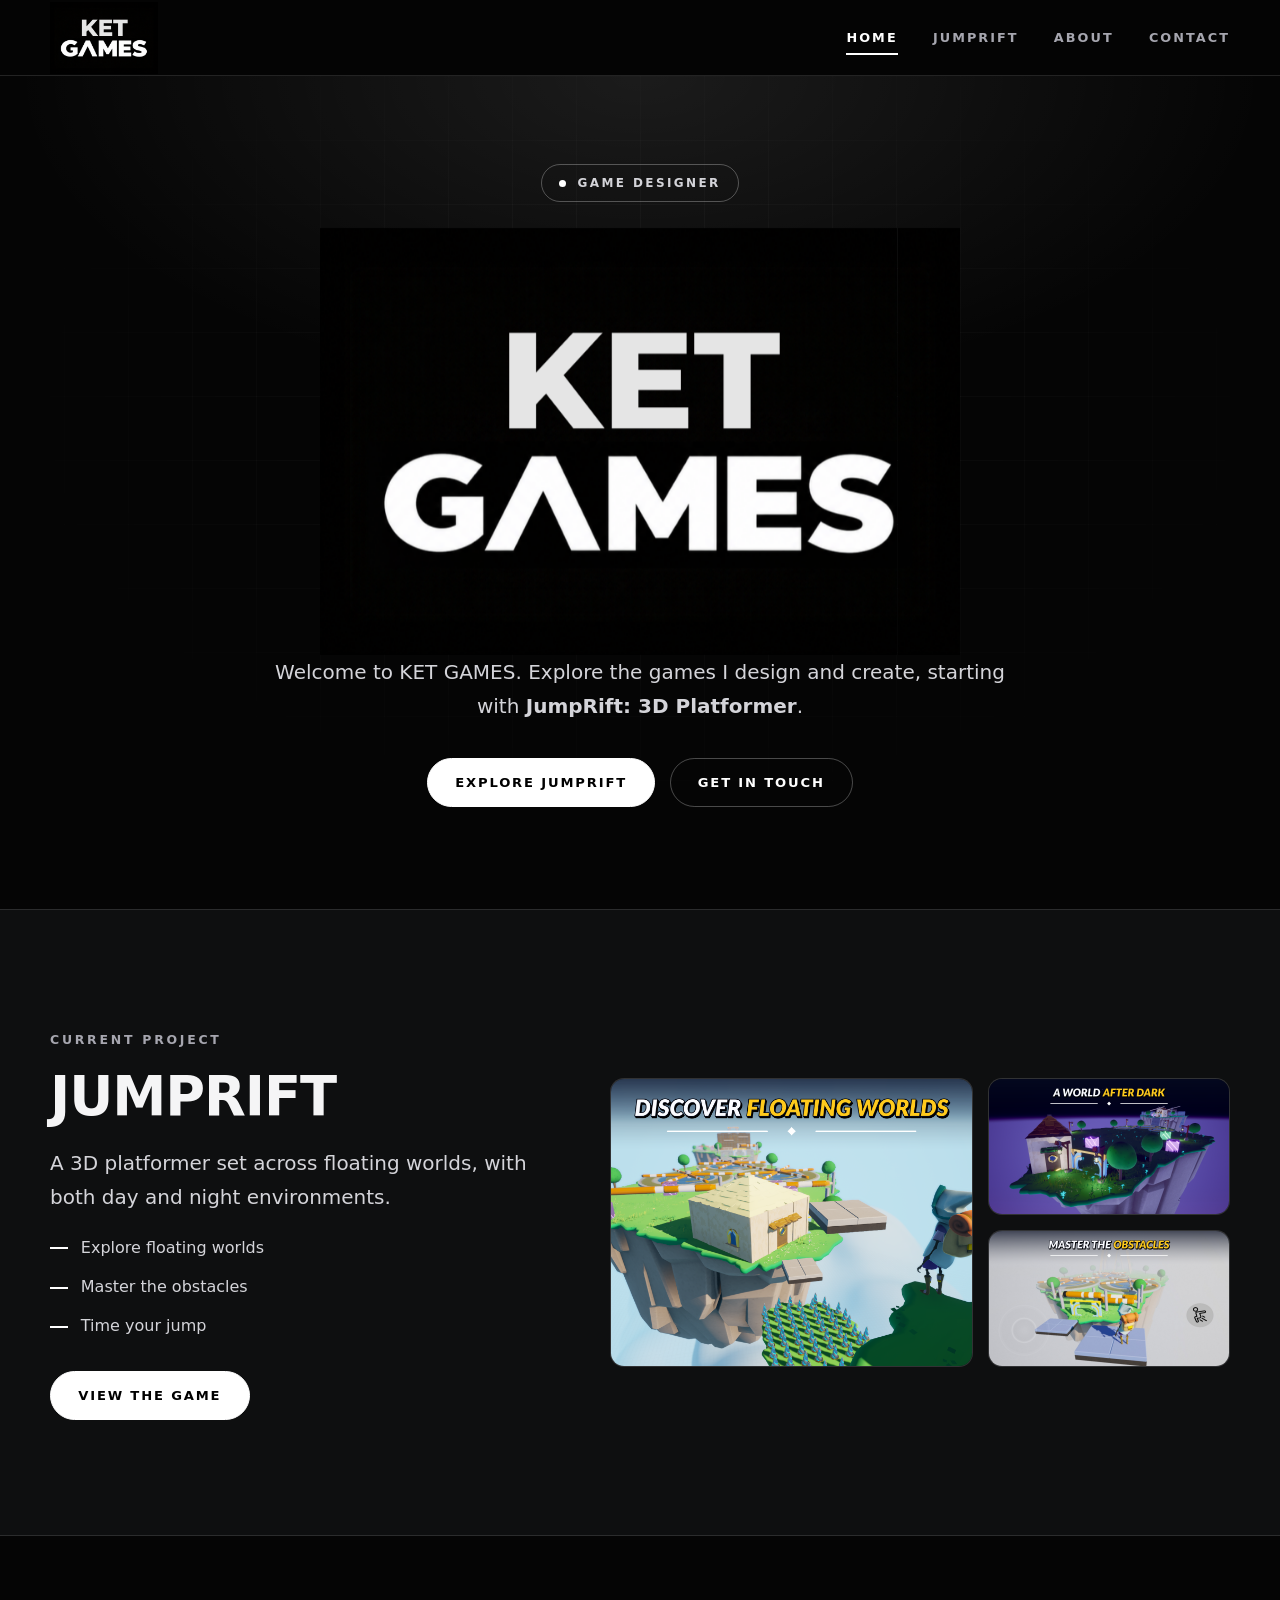
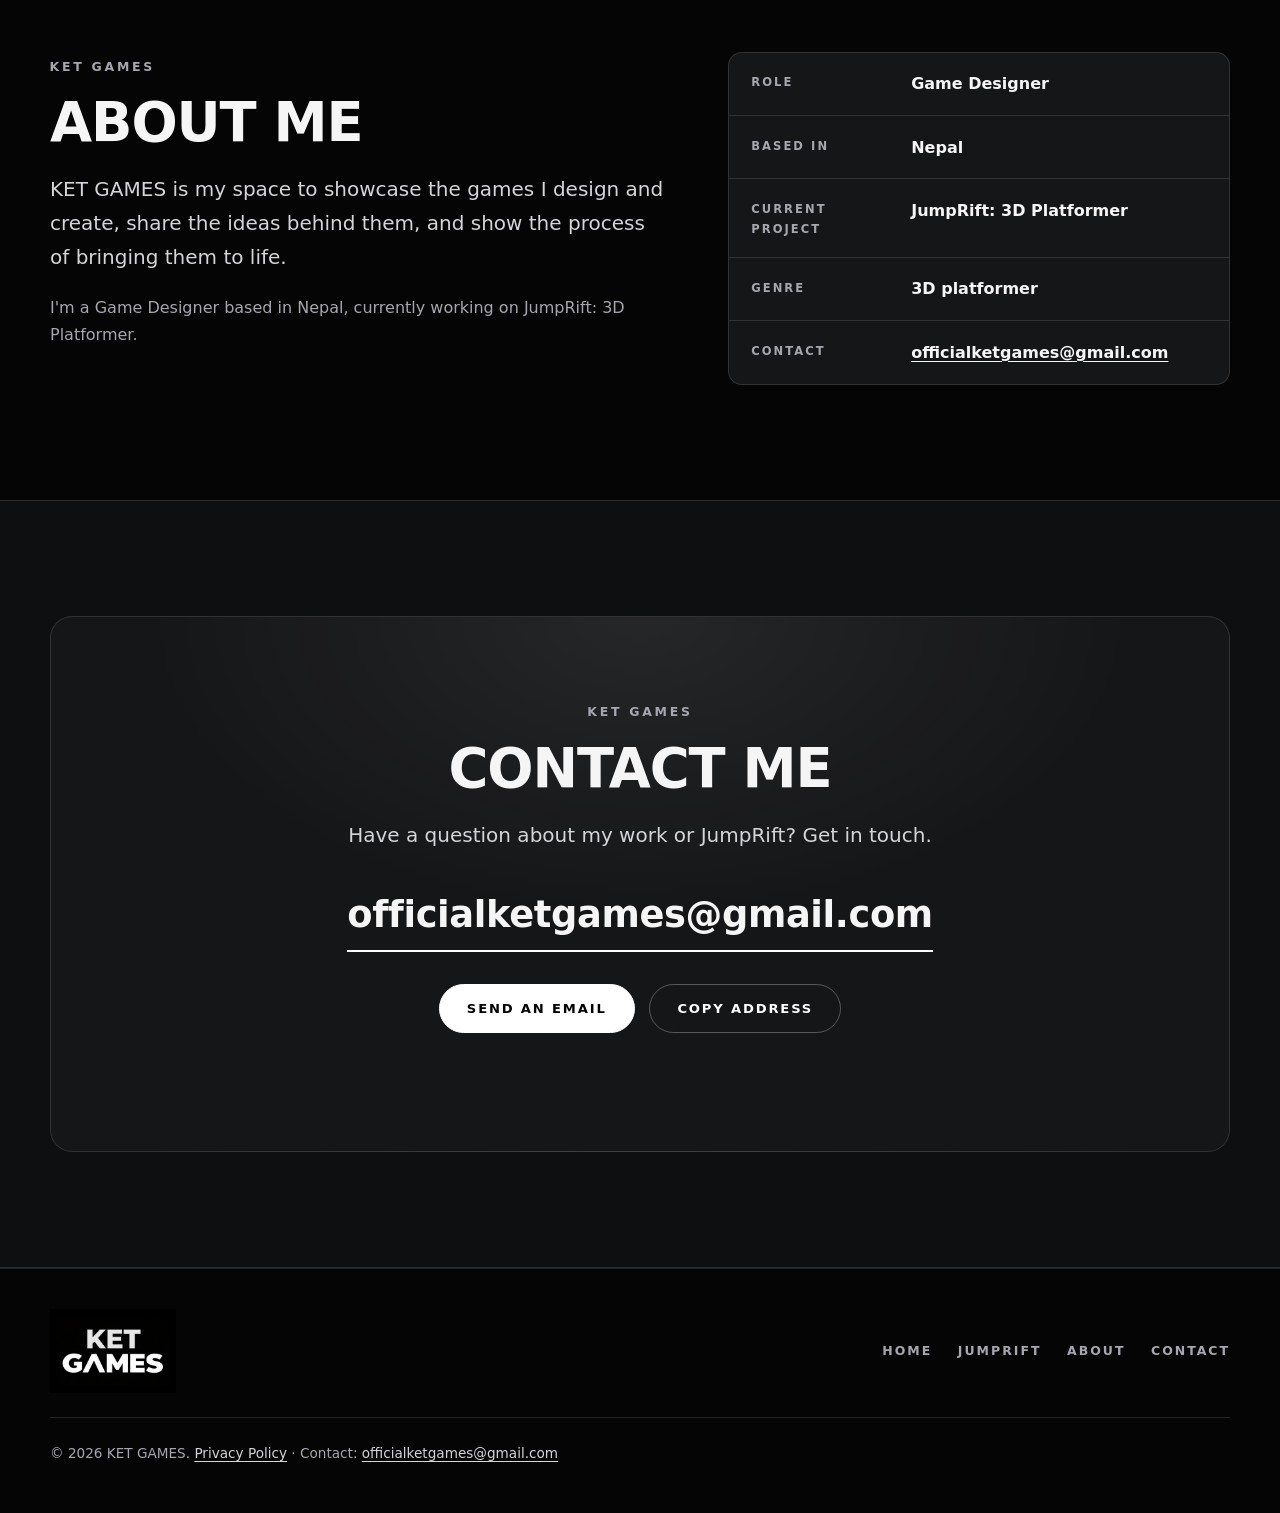
<file: index.html>
<!DOCTYPE html>
<html lang="en" class="no-js">
<head>
  <meta charset="utf-8">
  <meta name="viewport" content="width=device-width, initial-scale=1">
  <script>document.documentElement.className = "js";</script>

  <title>KET GAMES | Game Designer</title>
  <meta name="description" content="KET GAMES is my personal space to showcase the games I design and create. I'm a Game Designer based in Nepal. Discover JumpRift: 3D Platformer, my current project.">
  <meta name="theme-color" content="#050505">
  <meta name="color-scheme" content="dark">
  <link rel="canonical" href="https://ket-games.github.io/">
  <link rel="icon" type="image/svg+xml" href="assets/brand/favicon.svg">

  <meta property="og:type" content="website">
  <meta property="og:site_name" content="KET GAMES">
  <meta property="og:title" content="KET GAMES | Game Designer">
  <meta property="og:description" content="KET GAMES is my personal space to showcase the games I design and create. I'm a Game Designer based in Nepal. Discover JumpRift: 3D Platformer, my current project.">
  <meta property="og:url" content="https://ket-games.github.io/">
  <meta property="og:image" content="https://ket-games.github.io/assets/brand/website-open-graph.png">
  <meta property="og:image:width" content="1200">
  <meta property="og:image:height" content="630">
  <meta property="og:image:alt" content="KET GAMES logo on a black background">
  <meta name="twitter:card" content="summary_large_image">
  <meta name="twitter:title" content="KET GAMES | Game Designer">
  <meta name="twitter:description" content="KET GAMES is my personal space to showcase the games I design and create. I'm a Game Designer based in Nepal. Discover JumpRift: 3D Platformer, my current project.">
  <meta name="twitter:image" content="https://ket-games.github.io/assets/brand/website-open-graph.png">

  <script type="application/ld+json">
  {
    "@context": "https://schema.org",
    "@type": "WebSite",
    "name": "KET GAMES",
    "url": "https://ket-games.github.io/"
  }
  </script>

  <link rel="stylesheet" href="assets/css/style.css">
  <script src="assets/js/main.js" defer></script>
</head>
<body>
  <a class="skip-link" href="#main">Skip to main content</a>

  <header class="site-header">
    <div class="container">
      <a class="brand" href="index.html" aria-label="KET GAMES - home">
        <img src="assets/brand/ket-games-master-logo.png" width="1344" height="896" alt="KET GAMES">
      </a>
      <button class="nav-toggle" type="button" aria-controls="site-nav" aria-expanded="false" aria-label="Open menu">
        <span class="bars" aria-hidden="true"></span>
      </button>
      <nav class="site-nav" id="site-nav" aria-label="Main">
        <a href="index.html" aria-current="page">Home</a>
        <a href="games/jumprift/index.html">JumpRift</a>
        <a href="index.html#about">About</a>
        <a href="index.html#contact">Contact</a>
      </nav>
    </div>
  </header>

  <main id="main">

    <!-- Hero -->
    <section class="hero" aria-labelledby="hero-title">
      <div class="container">
        <p class="hero-tag reveal"><i aria-hidden="true"></i> Game Designer</p>
        <h1 id="hero-title" class="reveal">
          <img class="hero-logo" src="assets/brand/ket-games-master-logo.png" width="1344" height="896" alt="KET GAMES">
        </h1>
        <p class="lead reveal">Welcome to KET GAMES. Explore the games I design and create, starting with <strong>JumpRift: 3D Platformer</strong>.</p>
        <div class="btn-row reveal">
          <a class="btn" href="games/jumprift/index.html">Explore JumpRift</a>
          <a class="btn btn--ghost" href="#contact">Get in touch</a>
        </div>
      </div>
    </section>

    <!-- Current project -->
    <section class="section section--charcoal" id="featured" aria-labelledby="featured-title">
      <div class="container featured-grid">
        <div class="reveal">
          <span class="eyebrow">Current project</span>
          <h2 class="section-title" id="featured-title">JumpRift</h2>
          <p class="lead" style="margin-top:1.2rem">A 3D platformer set across floating worlds, with both day and night environments.</p>
          <ul class="feature-list">
            <li>Explore floating worlds</li>
            <li>Master the obstacles</li>
            <li>Time your jump</li>
          </ul>
          <a class="btn" href="games/jumprift/index.html">View the game</a>
        </div>

        <div class="collage reveal">
          <figure class="shot shot--big">
            <img src="assets/jumprift/store-screenshots/06_JumpRift_Day_Discover_Floating_Worlds.png" width="1920" height="1080" decoding="async"
                 alt="JumpRift daytime gameplay: a floating rocky island with a small stone building and striped obstacle bars, while the character stands on a nearby grassy ledge.">
          </figure>
          <figure class="shot">
            <img src="assets/jumprift/store-screenshots/08_JumpRift_Night_A_World_After_Dark.png" width="1920" height="1080" decoding="async"
                 alt="JumpRift night environment: a floating island with a small house, a lantern-lit gate, trees and glowing purple blocks under a purple sky.">
          </figure>
          <figure class="shot">
            <img src="assets/jumprift/store-screenshots/02_JumpRift_Day_Master_The_Obstacles.png" width="1920" height="1080" decoding="async"
                 alt="JumpRift daytime gameplay: the character crosses blue tile platforms toward a floating island with striped barriers and arch obstacles.">
          </figure>
        </div>
      </div>
    </section>

    <!-- About -->
    <section class="section" id="about" aria-labelledby="about-title">
      <div class="container about-grid">
        <div class="reveal">
          <span class="eyebrow">KET GAMES</span>
          <h2 class="section-title" id="about-title">About me</h2>
          <p class="lead" style="margin-top:1.2rem">KET GAMES is my space to showcase the games I design and create, share the ideas behind them, and show the process of bringing them to life.</p>
          <p class="muted">I'm a Game Designer based in Nepal, currently working on JumpRift: 3D Platformer.</p>
        </div>
        <dl class="facts reveal">
          <div><dt>Role</dt><dd>Game Designer</dd></div>
          <div><dt>Based in</dt><dd>Nepal</dd></div>
          <div><dt>Current project</dt><dd>JumpRift: 3D Platformer</dd></div>
          <div><dt>Genre</dt><dd>3D platformer</dd></div>
          <div><dt>Contact</dt><dd><a href="mailto:officialketgames@gmail.com">officialketgames@gmail.com</a></dd></div>
        </dl>
      </div>
    </section>

    <!-- Contact -->
    <section class="section section--charcoal" id="contact" aria-labelledby="contact-title">
      <div class="container">
        <div class="contact-card reveal">
          <span class="eyebrow">KET GAMES</span>
          <h2 class="section-title" id="contact-title">Contact me</h2>
          <p class="lead" style="margin-top:1.2rem">Have a question about my work or JumpRift? Get in touch.</p>
          <a class="contact-mail" href="mailto:officialketgames@gmail.com">officialketgames@gmail.com</a>
          <div class="btn-row" style="justify-content:center">
            <a class="btn" href="mailto:officialketgames@gmail.com">Send an email</a>
            <button class="btn btn--ghost" type="button" data-copy-email="officialketgames@gmail.com">Copy address</button>
          </div>
          <p class="copy-status" id="copy-status" role="status" aria-live="polite"></p>
        </div>
      </div>
    </section>

  </main>

  <footer class="site-footer">
    <div class="container footer-inner">
      <a class="footer-brand" href="index.html" aria-label="KET GAMES - home">
        <img src="assets/brand/ket-games-master-logo.png" width="1344" height="896" alt="KET GAMES">
      </a>
      <nav class="footer-nav" aria-label="Footer">
        <a href="index.html">Home</a>
        <a href="games/jumprift/index.html">JumpRift</a>
        <a href="index.html#about">About</a>
        <a href="index.html#contact">Contact</a>
      </nav>
      <p class="footer-legal">&copy; 2026 KET GAMES. <a href="privacy-policy/index.html">Privacy Policy</a> &middot; Contact: <a href="mailto:officialketgames@gmail.com">officialketgames@gmail.com</a></p>
    </div>
  </footer>
</body>
</html>
</file>
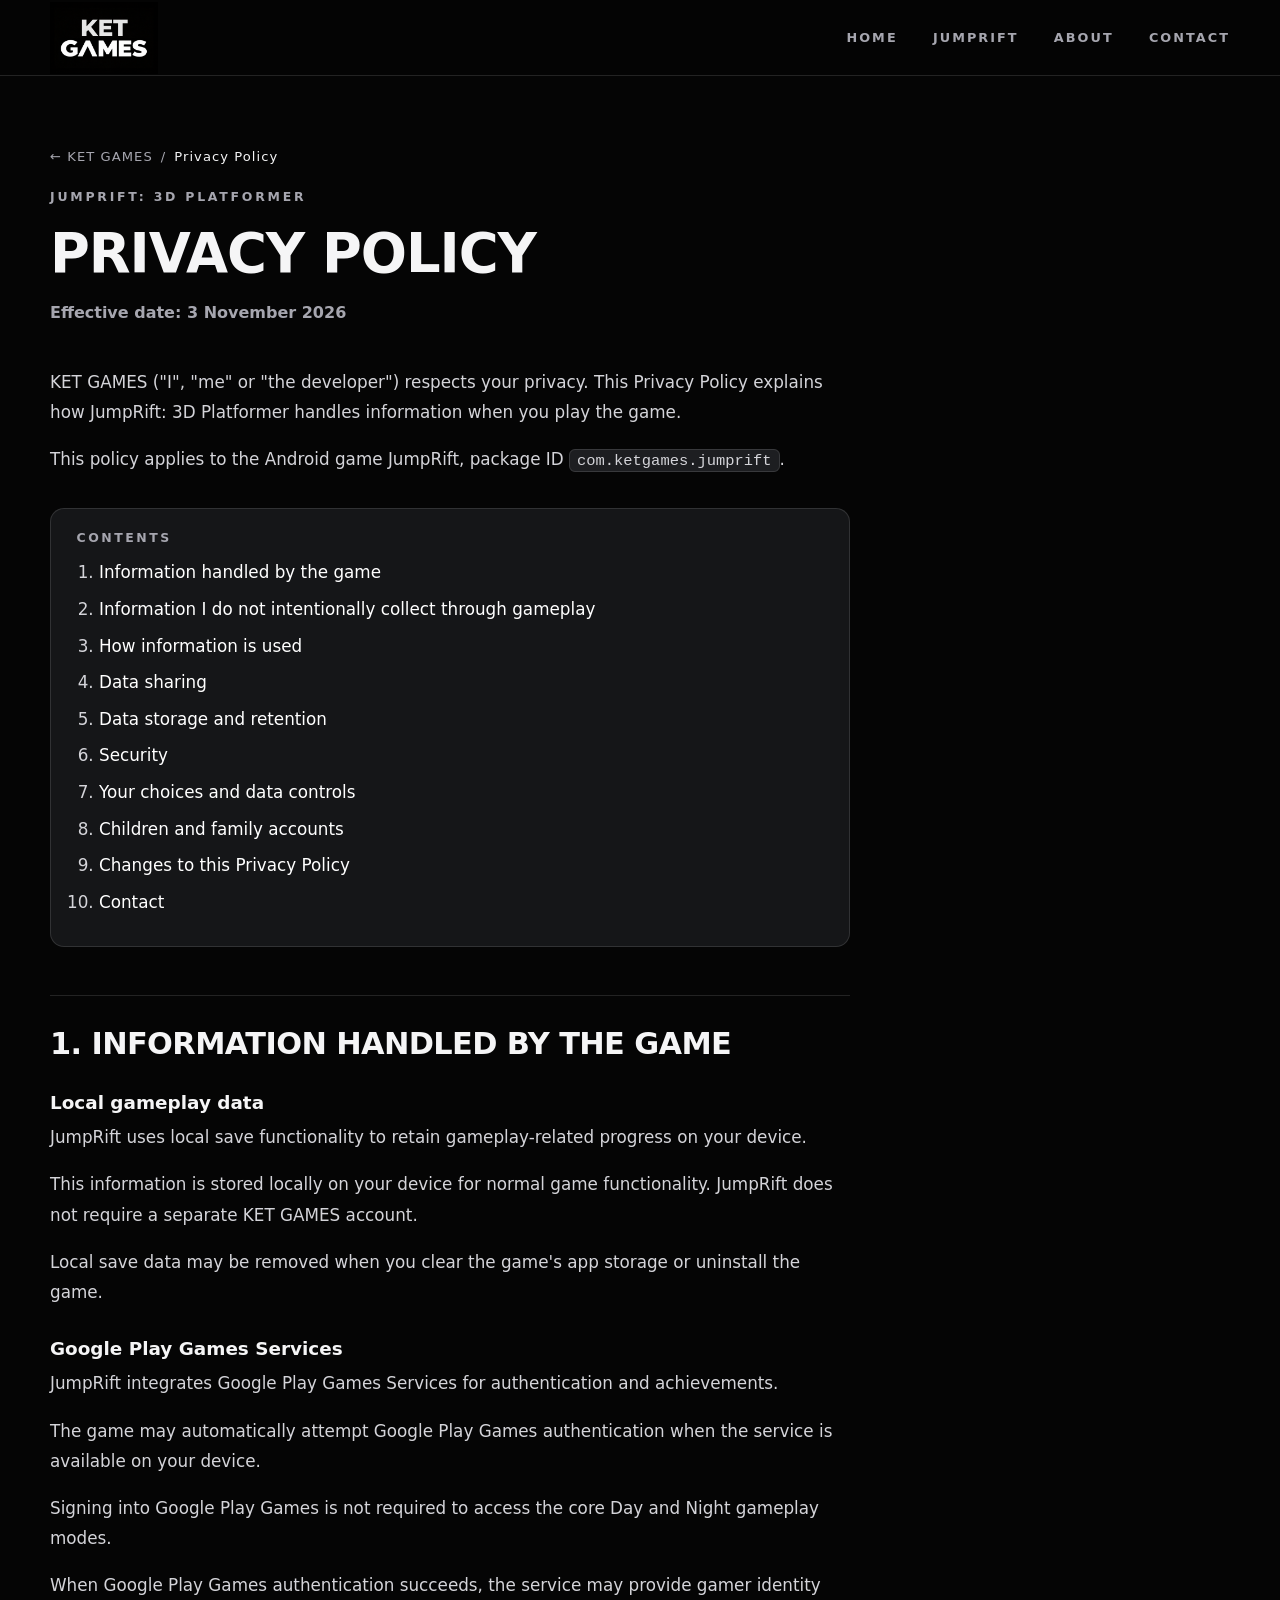
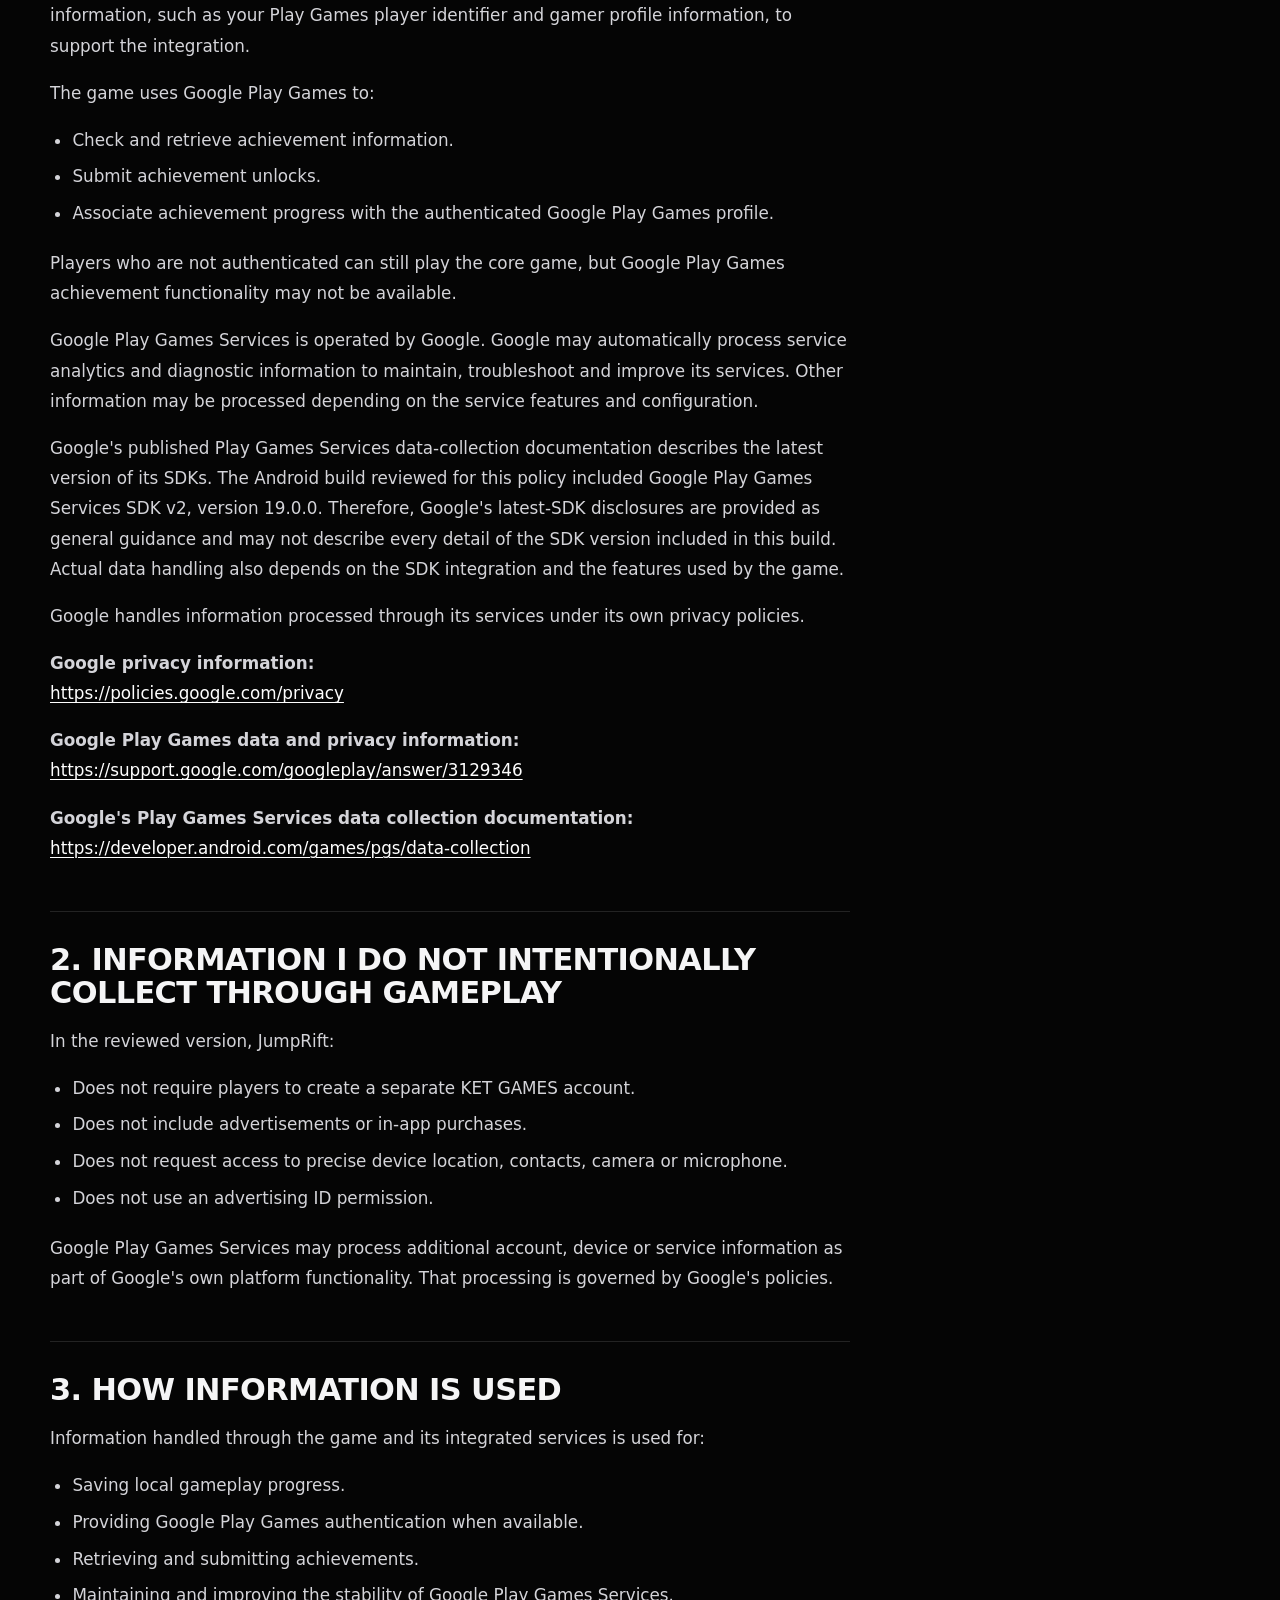
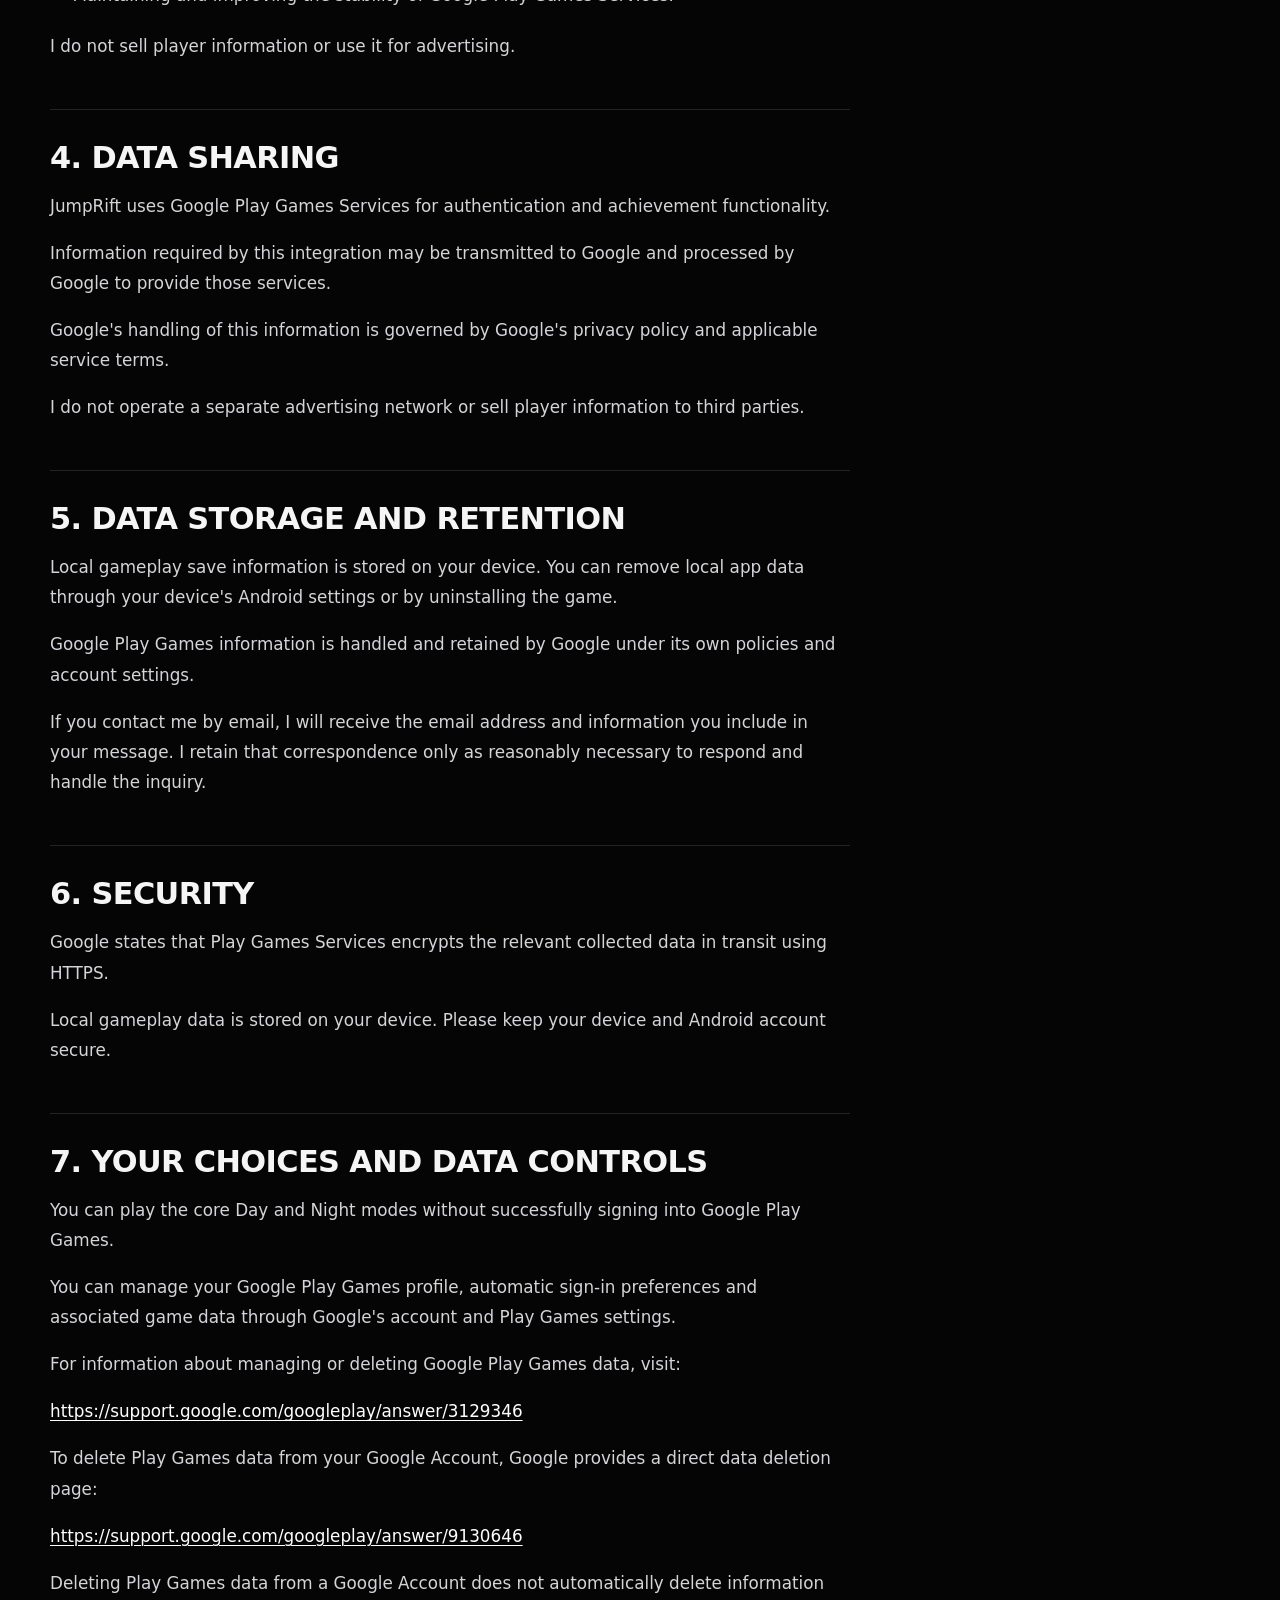
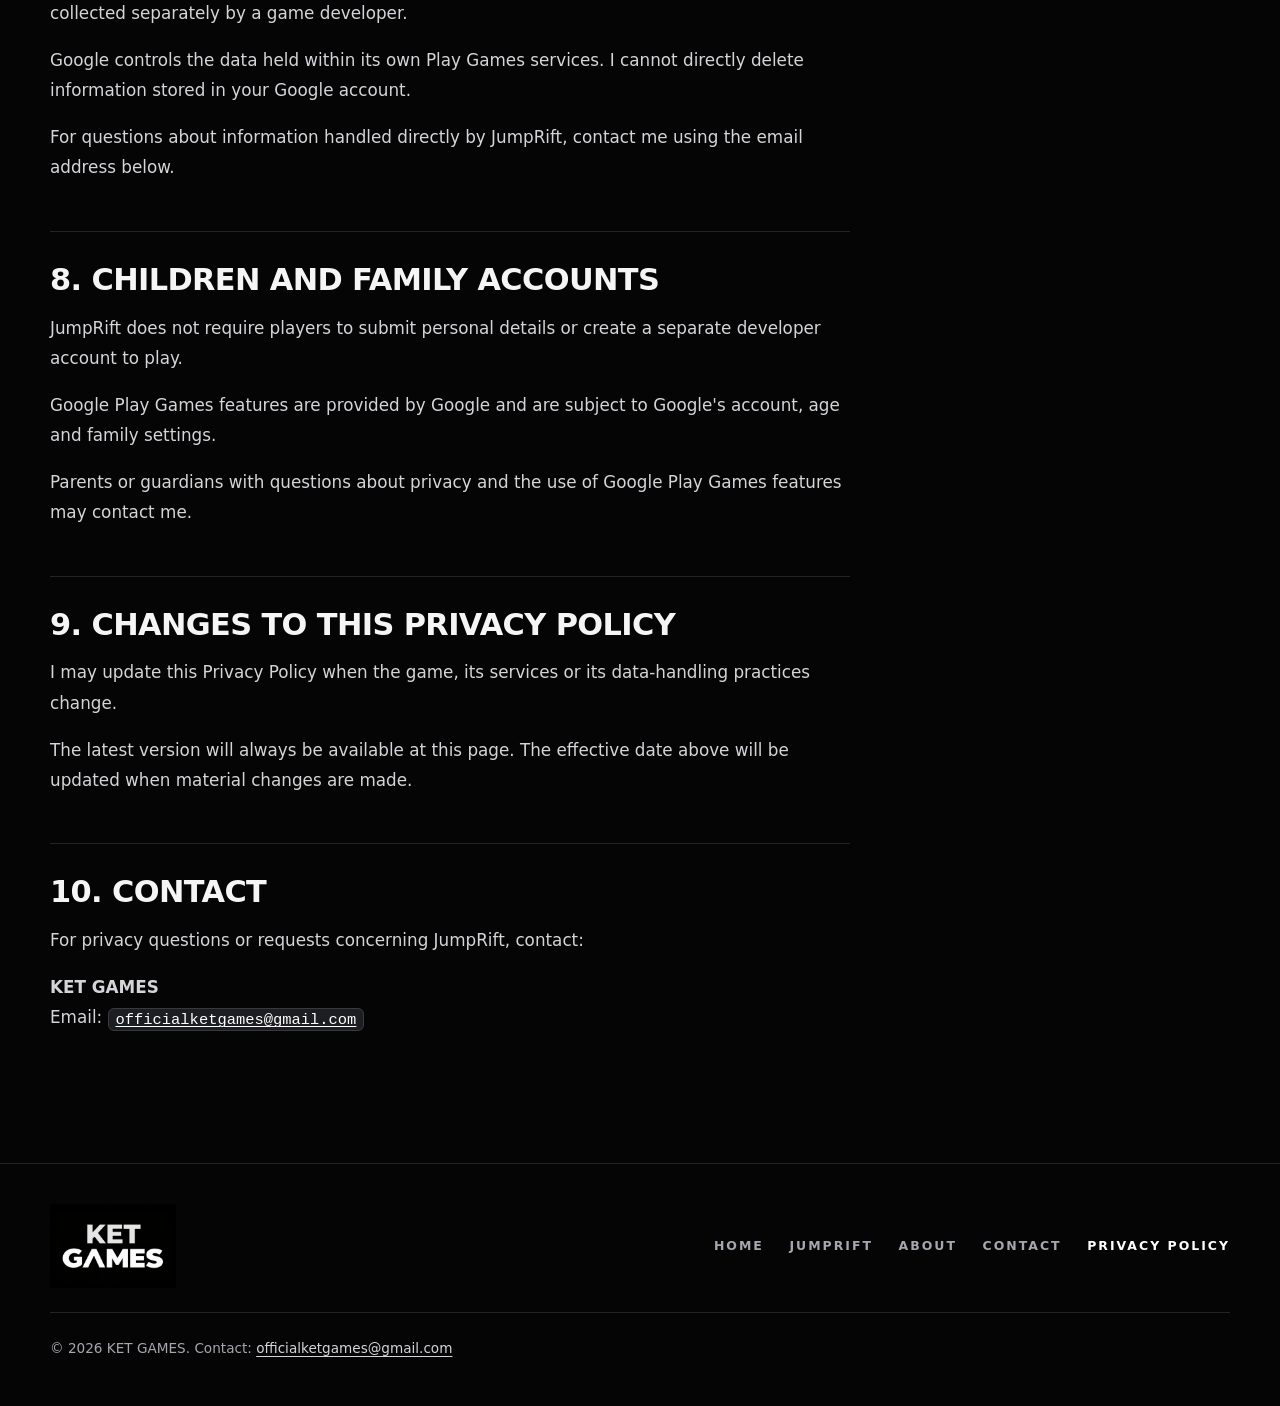
<file: privacy-policy/index.html>
<!DOCTYPE html>
<html lang="en" class="no-js">
<head>
  <meta charset="utf-8">
  <meta name="viewport" content="width=device-width, initial-scale=1">
  <script>document.documentElement.className = "js";</script>

  <title>Privacy Policy | JumpRift: 3D Platformer | KET GAMES</title>
  <meta name="description" content="Privacy Policy for JumpRift: 3D Platformer (Android, package com.ketgames.jumprift) by KET GAMES, including local save data and Google Play Games Services.">
  <meta name="theme-color" content="#050505">
  <meta name="color-scheme" content="dark">
  <link rel="canonical" href="https://ket-games.github.io/privacy-policy/">
  <link rel="icon" type="image/svg+xml" href="../assets/brand/favicon.svg">

  <meta property="og:type" content="website">
  <meta property="og:site_name" content="KET GAMES">
  <meta property="og:title" content="Privacy Policy | JumpRift: 3D Platformer | KET GAMES">
  <meta property="og:description" content="How JumpRift: 3D Platformer handles information, including local save data and Google Play Games Services.">
  <meta property="og:url" content="https://ket-games.github.io/privacy-policy/">
  <meta property="og:image" content="https://ket-games.github.io/assets/brand/website-open-graph.png">
  <meta property="og:image:width" content="1200">
  <meta property="og:image:height" content="630">
  <meta property="og:image:alt" content="KET GAMES logo on a black background">
  <meta name="twitter:card" content="summary_large_image">
  <meta name="twitter:title" content="Privacy Policy | JumpRift: 3D Platformer | KET GAMES">
  <meta name="twitter:description" content="How JumpRift: 3D Platformer handles information, including local save data and Google Play Games Services.">
  <meta name="twitter:image" content="https://ket-games.github.io/assets/brand/website-open-graph.png">

  <link rel="stylesheet" href="../assets/css/style.css">
  <script src="../assets/js/main.js" defer></script>
</head>
<body>
  <a class="skip-link" href="#main">Skip to main content</a>

  <header class="site-header">
    <div class="container">
      <a class="brand" href="../index.html" aria-label="KET GAMES - back to the homepage">
        <img src="../assets/brand/ket-games-master-logo.png" width="1344" height="896" alt="KET GAMES">
      </a>
      <button class="nav-toggle" type="button" aria-controls="site-nav" aria-expanded="false" aria-label="Open menu">
        <span class="bars" aria-hidden="true"></span>
      </button>
      <nav class="site-nav" id="site-nav" aria-label="Main">
        <a href="../index.html">Home</a>
        <a href="../games/jumprift/index.html">JumpRift</a>
        <a href="../index.html#about">About</a>
        <a href="../index.html#contact">Contact</a>
      </nav>
    </div>
  </header>

  <main id="main">
    <article class="policy-page">
      <div class="container">
        <header class="policy-head">
          <p class="breadcrumb"><a href="../index.html">&larr; KET GAMES</a><span aria-hidden="true">/</span>Privacy Policy</p>
          <span class="eyebrow">JumpRift: 3D Platformer</span>
          <h1 class="section-title">Privacy Policy</h1>
          <p class="policy-meta"><strong>Effective date: 3 November 2026</strong></p>
        </header>

        <div class="policy">
          <p>KET GAMES ("I", "me" or "the developer") respects your privacy. This Privacy Policy explains how JumpRift: 3D Platformer handles information when you play the game.</p>
          <p>This policy applies to the Android game JumpRift, package ID <code>com.ketgames.jumprift</code>.</p>

          <nav class="policy-toc" aria-label="Privacy policy contents">
            <h2 class="policy-toc-title">Contents</h2>
            <ol>
              <li><a href="#information-handled">Information handled by the game</a></li>
              <li><a href="#not-collected">Information I do not intentionally collect through gameplay</a></li>
              <li><a href="#use">How information is used</a></li>
              <li><a href="#sharing">Data sharing</a></li>
              <li><a href="#retention">Data storage and retention</a></li>
              <li><a href="#security">Security</a></li>
              <li><a href="#choices">Your choices and data controls</a></li>
              <li><a href="#children">Children and family accounts</a></li>
              <li><a href="#changes">Changes to this Privacy Policy</a></li>
              <li><a href="#contact-policy">Contact</a></li>
            </ol>
          </nav>

          <h2 id="information-handled">1. Information handled by the game</h2>

          <h3>Local gameplay data</h3>
          <p>JumpRift uses local save functionality to retain gameplay-related progress on your device.</p>
          <p>This information is stored locally on your device for normal game functionality. JumpRift does not require a separate KET GAMES account.</p>
          <p>Local save data may be removed when you clear the game's app storage or uninstall the game.</p>

          <h3>Google Play Games Services</h3>
          <p>JumpRift integrates Google Play Games Services for authentication and achievements.</p>
          <p>The game may automatically attempt Google Play Games authentication when the service is available on your device.</p>
          <p>Signing into Google Play Games is not required to access the core Day and Night gameplay modes.</p>
          <p>When Google Play Games authentication succeeds, the service may provide gamer identity information, such as your Play Games player identifier and gamer profile information, to support the integration.</p>
          <p>The game uses Google Play Games to:</p>
          <ul>
            <li>Check and retrieve achievement information.</li>
            <li>Submit achievement unlocks.</li>
            <li>Associate achievement progress with the authenticated Google Play Games profile.</li>
          </ul>
          <p>Players who are not authenticated can still play the core game, but Google Play Games achievement functionality may not be available.</p>
          <p>Google Play Games Services is operated by Google. Google may automatically process service analytics and diagnostic information to maintain, troubleshoot and improve its services. Other information may be processed depending on the service features and configuration.</p>
          <p>Google's published Play Games Services data-collection documentation describes the latest version of its SDKs. The Android build reviewed for this policy included Google Play Games Services SDK v2, version 19.0.0. Therefore, Google's latest-SDK disclosures are provided as general guidance and may not describe every detail of the SDK version included in this build. Actual data handling also depends on the SDK integration and the features used by the game.</p>
          <p>Google handles information processed through its services under its own privacy policies.</p>

          <p><strong>Google privacy information:</strong><br>
            <a href="https://policies.google.com/privacy" rel="noopener">https://policies.google.com/privacy</a></p>
          <p><strong>Google Play Games data and privacy information:</strong><br>
            <a href="https://support.google.com/googleplay/answer/3129346" rel="noopener">https://support.google.com/googleplay/answer/3129346</a></p>
          <p><strong>Google's Play Games Services data collection documentation:</strong><br>
            <a href="https://developer.android.com/games/pgs/data-collection" rel="noopener">https://developer.android.com/games/pgs/data-collection</a></p>

          <h2 id="not-collected">2. Information I do not intentionally collect through gameplay</h2>
          <p>In the reviewed version, JumpRift:</p>
          <ul>
            <li>Does not require players to create a separate KET GAMES account.</li>
            <li>Does not include advertisements or in-app purchases.</li>
            <li>Does not request access to precise device location, contacts, camera or microphone.</li>
            <li>Does not use an advertising ID permission.</li>
          </ul>
          <p>Google Play Games Services may process additional account, device or service information as part of Google's own platform functionality. That processing is governed by Google's policies.</p>

          <h2 id="use">3. How information is used</h2>
          <p>Information handled through the game and its integrated services is used for:</p>
          <ul>
            <li>Saving local gameplay progress.</li>
            <li>Providing Google Play Games authentication when available.</li>
            <li>Retrieving and submitting achievements.</li>
            <li>Maintaining and improving the stability of Google Play Games Services.</li>
          </ul>
          <p>I do not sell player information or use it for advertising.</p>

          <h2 id="sharing">4. Data sharing</h2>
          <p>JumpRift uses Google Play Games Services for authentication and achievement functionality.</p>
          <p>Information required by this integration may be transmitted to Google and processed by Google to provide those services.</p>
          <p>Google's handling of this information is governed by Google's privacy policy and applicable service terms.</p>
          <p>I do not operate a separate advertising network or sell player information to third parties.</p>

          <h2 id="retention">5. Data storage and retention</h2>
          <p>Local gameplay save information is stored on your device. You can remove local app data through your device's Android settings or by uninstalling the game.</p>
          <p>Google Play Games information is handled and retained by Google under its own policies and account settings.</p>
          <p>If you contact me by email, I will receive the email address and information you include in your message. I retain that correspondence only as reasonably necessary to respond and handle the inquiry.</p>

          <h2 id="security">6. Security</h2>
          <p>Google states that Play Games Services encrypts the relevant collected data in transit using HTTPS.</p>
          <p>Local gameplay data is stored on your device. Please keep your device and Android account secure.</p>

          <h2 id="choices">7. Your choices and data controls</h2>
          <p>You can play the core Day and Night modes without successfully signing into Google Play Games.</p>
          <p>You can manage your Google Play Games profile, automatic sign-in preferences and associated game data through Google's account and Play Games settings.</p>
          <p>For information about managing or deleting Google Play Games data, visit:</p>
          <p><a href="https://support.google.com/googleplay/answer/3129346" rel="noopener">https://support.google.com/googleplay/answer/3129346</a></p>
          <p>To delete Play Games data from your Google Account, Google provides a direct data deletion page:</p>
          <p><a href="https://support.google.com/googleplay/answer/9130646" rel="noopener">https://support.google.com/googleplay/answer/9130646</a></p>
          <p>Deleting Play Games data from a Google Account does not automatically delete information collected separately by a game developer.</p>
          <p>Google controls the data held within its own Play Games services. I cannot directly delete information stored in your Google account.</p>
          <p>For questions about information handled directly by JumpRift, contact me using the email address below.</p>

          <h2 id="children">8. Children and family accounts</h2>
          <p>JumpRift does not require players to submit personal details or create a separate developer account to play.</p>
          <p>Google Play Games features are provided by Google and are subject to Google's account, age and family settings.</p>
          <p>Parents or guardians with questions about privacy and the use of Google Play Games features may contact me.</p>

          <h2 id="changes">9. Changes to this Privacy Policy</h2>
          <p>I may update this Privacy Policy when the game, its services or its data-handling practices change.</p>
          <p>The latest version will always be available at this page. The effective date above will be updated when material changes are made.</p>

          <h2 id="contact-policy">10. Contact</h2>
          <p>For privacy questions or requests concerning JumpRift, contact:</p>
          <p><strong>KET GAMES</strong><br>
            Email: <a href="mailto:officialketgames@gmail.com"><code>officialketgames@gmail.com</code></a></p>
        </div>
      </div>
    </article>
  </main>

  <footer class="site-footer">
    <div class="container footer-inner">
      <a class="footer-brand" href="../index.html" aria-label="KET GAMES - home">
        <img src="../assets/brand/ket-games-master-logo.png" width="1344" height="896" alt="KET GAMES">
      </a>
      <nav class="footer-nav" aria-label="Footer">
        <a href="../index.html">Home</a>
        <a href="../games/jumprift/index.html">JumpRift</a>
        <a href="../index.html#about">About</a>
        <a href="../index.html#contact">Contact</a>
        <a href="index.html" aria-current="page">Privacy Policy</a>
      </nav>
      <p class="footer-legal">&copy; 2026 KET GAMES. Contact: <a href="mailto:officialketgames@gmail.com">officialketgames@gmail.com</a></p>
    </div>
  </footer>
</body>
</html>
</file>
<file: assets/css/style.css>
/* ==========================================================================
   KET GAMES - official website styles
   Plain CSS, no dependencies. Black / charcoal foundation, white type.
   ========================================================================== */

:root {
  --bg: #050505;
  --charcoal: #0e0f10;
  --surface: #151618;
  --surface-2: #1d1e21;
  --line: rgba(255, 255, 255, 0.12);
  --line-strong: rgba(255, 255, 255, 0.28);
  --text: #f5f5f6;
  --muted: #a6a6af;
  --day: #f5c542;
  --night: #9d8fff;
  --radius: 14px;
  --header-h: 76px;
  --ease: cubic-bezier(0.2, 0.7, 0.2, 1);
  --font: "Inter", "Segoe UI", system-ui, -apple-system, "Helvetica Neue", Roboto, Arial, sans-serif;
}

*,
*::before,
*::after { box-sizing: border-box; }

html {
  scroll-behavior: smooth;
  scroll-padding-top: calc(var(--header-h) + 12px);
  -webkit-text-size-adjust: 100%;
}

body {
  margin: 0;
  background: var(--bg);
  color: var(--text);
  font: 400 1rem/1.7 var(--font);
  -webkit-font-smoothing: antialiased;
  text-rendering: optimizeLegibility;
}

img { max-width: 100%; height: auto; display: block; }
a { color: inherit; text-decoration-thickness: 1px; text-underline-offset: 0.2em; }
h1, h2, h3 { margin: 0; line-height: 1.08; font-weight: 800; letter-spacing: -0.02em; }
p { margin: 0 0 1em; }

:focus-visible {
  outline: 3px solid #fff;
  outline-offset: 3px;
  border-radius: 4px;
}

.container { width: min(1180px, 100% - 3rem); margin-inline: auto; }

.skip-link {
  position: absolute;
  left: 1rem;
  top: -4rem;
  z-index: 200;
  background: #fff;
  color: #000;
  padding: 0.7rem 1.1rem;
  border-radius: 8px;
  font-weight: 700;
  text-decoration: none;
  transition: top 0.2s var(--ease);
}
.skip-link:focus { top: 1rem; }

.visually-hidden {
  position: absolute !important;
  width: 1px; height: 1px;
  margin: -1px; padding: 0;
  overflow: hidden;
  clip: rect(0 0 0 0);
  white-space: nowrap;
  border: 0;
}

/* ---------- Header / navigation ---------- */
.site-header {
  position: sticky;
  top: 0;
  z-index: 100;
  height: var(--header-h);
  background: rgba(5, 5, 5, 0.82);
  -webkit-backdrop-filter: blur(14px);
  backdrop-filter: blur(14px);
  border-bottom: 1px solid var(--line);
}
.site-header .container {
  height: 100%;
  display: flex;
  align-items: center;
  justify-content: space-between;
  gap: 1rem;
}
.brand { display: inline-flex; align-items: center; line-height: 0; border-radius: 6px; }
.brand img { height: calc(var(--header-h) - 4px); width: auto; }

.site-nav { display: flex; align-items: center; gap: 2.2rem; }
.site-nav a {
  position: relative;
  font-size: 0.8rem;
  font-weight: 700;
  letter-spacing: 0.16em;
  text-transform: uppercase;
  text-decoration: none;
  color: var(--muted);
  padding: 0.5rem 0;
  transition: color 0.25s var(--ease);
}
.site-nav a::after {
  content: "";
  position: absolute;
  left: 0; right: 0; bottom: 0.1rem;
  height: 2px;
  background: #fff;
  transform: scaleX(0);
  transform-origin: left;
  transition: transform 0.3s var(--ease);
}
.site-nav a:hover,
.site-nav a[aria-current="page"] { color: #fff; }
.site-nav a:hover::after,
.site-nav a[aria-current="page"]::after { transform: scaleX(1); }

.nav-toggle {
  display: none;
  background: transparent;
  color: #fff;
  border: 1px solid var(--line-strong);
  border-radius: 10px;
  width: 46px; height: 46px;
  padding: 0;
  cursor: pointer;
  align-items: center;
  justify-content: center;
}
.nav-toggle .bars,
.nav-toggle .bars::before,
.nav-toggle .bars::after {
  display: block;
  width: 20px; height: 2px;
  background: #fff;
  border-radius: 2px;
  transition: transform 0.3s var(--ease), background 0.2s;
}
.nav-toggle .bars { position: relative; }
.nav-toggle .bars::before,
.nav-toggle .bars::after { content: ""; position: absolute; left: 0; }
.nav-toggle .bars::before { top: -6px; }
.nav-toggle .bars::after { top: 6px; }
.nav-toggle[aria-expanded="true"] .bars { background: transparent; }
.nav-toggle[aria-expanded="true"] .bars::before { transform: translateY(6px) rotate(45deg); }
.nav-toggle[aria-expanded="true"] .bars::after { transform: translateY(-6px) rotate(-45deg); }

@media (max-width: 860px) {
  .nav-toggle { display: inline-flex; }
  .js .site-nav {
    display: none;
    position: absolute;
    top: var(--header-h);
    left: 0; right: 0;
    flex-direction: column;
    align-items: stretch;
    gap: 0;
    background: rgba(5, 5, 5, 0.97);
    border-bottom: 1px solid var(--line);
    padding: 0.5rem 1.5rem 1.2rem;
  }
  .js .site-nav.is-open { display: flex; }
  .site-nav a { padding: 1rem 0; border-bottom: 1px solid var(--line); font-size: 0.9rem; }
  .site-nav a::after { display: none; }
  .site-nav a[aria-current="page"] { color: #fff; }
  .no-js .site-nav { gap: 1rem; flex-wrap: wrap; }
}

/* ---------- Buttons ---------- */
.btn {
  display: inline-flex;
  align-items: center;
  justify-content: center;
  gap: 0.6rem;
  font: 700 0.82rem/1 var(--font);
  letter-spacing: 0.14em;
  text-transform: uppercase;
  text-decoration: none;
  padding: 1.05rem 1.7rem;
  border-radius: 999px;
  border: 1px solid #fff;
  background: #fff;
  color: #000;
  cursor: pointer;
  transition: transform 0.3s var(--ease), background 0.25s, color 0.25s, border-color 0.25s;
}
.btn:hover { transform: translateY(-3px); background: #e4e4e7; }
.btn--ghost { background: transparent; color: #fff; border-color: var(--line-strong); }
.btn--ghost:hover { background: rgba(255, 255, 255, 0.1); border-color: #fff; }
.btn-row { display: flex; flex-wrap: wrap; gap: 0.9rem; }

/* ---------- Type helpers ---------- */
.eyebrow {
  display: inline-block;
  font-size: 0.78rem;
  font-weight: 700;
  letter-spacing: 0.22em;
  text-transform: uppercase;
  color: var(--muted);
  margin-bottom: 1.1rem;
}
.section-title { font-size: clamp(2rem, 4.6vw, 3.4rem); text-transform: uppercase; }
.lead { font-size: clamp(1.05rem, 1.6vw, 1.25rem); color: #d4d4d9; max-width: 60ch; }
.muted { color: var(--muted); }

.section { padding: clamp(4rem, 9vw, 7.5rem) 0; }
.section--charcoal { background: var(--charcoal); border-block: 1px solid var(--line); }
.section-head { max-width: 760px; margin-bottom: clamp(2rem, 4vw, 3.2rem); }

/* ---------- Hero (home) ---------- */
.hero {
  position: relative;
  overflow: hidden;
  padding: clamp(2.5rem, 7vw, 5.5rem) 0 clamp(4rem, 8vw, 6.5rem);
  text-align: center;
  background:
    radial-gradient(ellipse 70% 55% at 50% 0%, rgba(255, 255, 255, 0.09), transparent 70%),
    linear-gradient(180deg, #050505 0%, #050505 100%);
}
.hero::before {
  content: "";
  position: absolute;
  inset: 0;
  background-image:
    linear-gradient(rgba(255, 255, 255, 0.035) 1px, transparent 1px),
    linear-gradient(90deg, rgba(255, 255, 255, 0.035) 1px, transparent 1px);
  background-size: 64px 64px;
  -webkit-mask-image: radial-gradient(ellipse 70% 70% at 50% 40%, #000 20%, transparent 75%);
  mask-image: radial-gradient(ellipse 70% 70% at 50% 40%, #000 20%, transparent 75%);
  pointer-events: none;
}
.hero .container { position: relative; }
.hero h1 { line-height: 0; }
.hero-logo { width: min(640px, 88vw); height: auto; margin-inline: auto; }
.hero .lead { margin: 0 auto 2.2rem; }
.hero .btn-row { justify-content: center; }
.hero-tag {
  display: inline-flex;
  align-items: center;
  gap: 0.7rem;
  border: 1px solid var(--line-strong);
  border-radius: 999px;
  padding: 0.5rem 1.1rem;
  font-size: 0.75rem;
  font-weight: 700;
  letter-spacing: 0.2em;
  text-transform: uppercase;
  color: #d4d4d9;
  margin-bottom: 1.6rem;
}
.hero-tag i { width: 7px; height: 7px; border-radius: 50%; background: #fff; display: block; }

/* ---------- Screenshot cards ---------- */
.shot {
  position: relative;
  display: block;
  overflow: hidden;
  border-radius: var(--radius);
  border: 1px solid var(--line);
  background: var(--surface);
  margin: 0;
}
.shot img {
  width: 100%;
  height: auto;
  transition: transform 0.7s var(--ease), filter 0.4s;
}
a.shot:hover img,
a.shot:focus-visible img { transform: scale(1.04); }

.env-chip {
  position: absolute;
  left: 0.9rem;
  bottom: 0.9rem;
  display: inline-flex;
  align-items: center;
  gap: 0.5rem;
  background: rgba(5, 5, 5, 0.78);
  -webkit-backdrop-filter: blur(8px);
  backdrop-filter: blur(8px);
  border: 1px solid var(--line-strong);
  border-radius: 999px;
  padding: 0.35rem 0.8rem;
  font-size: 0.68rem;
  font-weight: 800;
  letter-spacing: 0.18em;
  text-transform: uppercase;
  color: #fff;
}
.env-chip::before { content: ""; width: 8px; height: 8px; border-radius: 50%; background: var(--day); }
.env-chip[data-env="night"]::before { background: var(--night); }

/* ---------- Featured game (home) ---------- */
.featured-grid {
  display: grid;
  grid-template-columns: minmax(0, 1fr) minmax(0, 1.25fr);
  gap: clamp(2rem, 5vw, 4.5rem);
  align-items: center;
}
.collage {
  display: grid;
  grid-template-columns: 1.5fr 1fr;
  grid-template-rows: auto auto;
  gap: 0.9rem;
}
.collage .shot--big { grid-row: span 2; }
.collage .shot--big img { position: absolute; inset: 0; width: 100%; height: 100%; object-fit: cover; }
.collage .shot--big { min-height: 100%; }
.feature-list { list-style: none; margin: 0 0 2rem; padding: 0; display: grid; gap: 0.75rem; }
.feature-list li { display: flex; gap: 0.8rem; color: #d4d4d9; }
.feature-list li::before {
  content: "";
  flex: none;
  width: 18px; height: 2px;
  background: #fff;
  margin-top: 0.85em;
}

@media (max-width: 980px) {
  .featured-grid { grid-template-columns: 1fr; }
}
@media (max-width: 560px) {
  .collage { grid-template-columns: 1fr; }
  .collage .shot--big { grid-row: auto; aspect-ratio: 16 / 9; }
}

/* ---------- About ---------- */
.about-grid {
  display: grid;
  grid-template-columns: minmax(0, 1.1fr) minmax(0, 0.9fr);
  gap: clamp(2rem, 5vw, 5rem);
  align-items: start;
}
.facts {
  margin: 0;
  border: 1px solid var(--line);
  border-radius: var(--radius);
  background: var(--surface);
  overflow: hidden;
}
.facts div { display: grid; grid-template-columns: 9rem 1fr; gap: 1rem; padding: 1.1rem 1.4rem; border-bottom: 1px solid var(--line); }
.facts div:last-child { border-bottom: 0; }
.facts dt { font-size: 0.72rem; font-weight: 800; letter-spacing: 0.18em; text-transform: uppercase; color: var(--muted); padding-top: 0.2rem; }
.facts dd { margin: 0; font-weight: 600; overflow-wrap: anywhere; }
@media (max-width: 900px) { .about-grid { grid-template-columns: 1fr; } }
@media (max-width: 480px) { .facts div { grid-template-columns: 1fr; gap: 0.2rem; } }

/* ---------- Contact ---------- */
.contact-card {
  text-align: center;
  border: 1px solid var(--line);
  border-radius: 22px;
  padding: clamp(2.5rem, 7vw, 5rem) 1.5rem;
  background:
    radial-gradient(ellipse 60% 80% at 50% 0%, rgba(255, 255, 255, 0.07), transparent 70%),
    var(--surface);
}
.contact-card .lead { margin-inline: auto; }
.contact-mail {
  display: inline-block;
  font-size: clamp(1.15rem, 3.6vw, 2.3rem);
  font-weight: 800;
  letter-spacing: -0.01em;
  text-decoration: none;
  border-bottom: 2px solid #fff;
  padding-bottom: 0.2rem;
  margin: 0.8rem 0 2rem;
  overflow-wrap: anywhere;
  transition: opacity 0.25s;
}
.contact-mail:hover { opacity: 0.7; }
.copy-status { min-height: 1.5em; margin: 1rem 0 0; font-size: 0.9rem; color: var(--muted); }

/* ---------- Footer ---------- */
.site-footer { border-top: 1px solid var(--line); padding: 2.5rem 0 3rem; background: var(--bg); }
.footer-inner { display: flex; flex-wrap: wrap; align-items: center; justify-content: space-between; gap: 1.5rem; }
.footer-brand { line-height: 0; }
.footer-brand img { height: 84px; width: auto; }
.footer-nav { display: flex; flex-wrap: wrap; gap: 1.6rem; }
.footer-nav a {
  font-size: 0.78rem; font-weight: 700; letter-spacing: 0.16em; text-transform: uppercase;
  text-decoration: none; color: var(--muted); transition: color 0.2s;
}
.footer-nav a:hover { color: #fff; }
.footer-legal { width: 100%; margin: 0; padding-top: 1.5rem; border-top: 1px solid var(--line); font-size: 0.85rem; color: var(--muted); }
.footer-legal a { color: #d4d4d9; }

/* ---------- JumpRift page ---------- */
.breadcrumb { padding: 1.4rem 0 0; font-size: 0.82rem; letter-spacing: 0.08em; }
.breadcrumb a { color: var(--muted); text-decoration: none; }
.breadcrumb a:hover { color: #fff; }
.breadcrumb span { color: var(--muted); margin: 0 0.5rem; }

.game-hero { padding: clamp(1.5rem, 4vw, 3rem) 0 clamp(3rem, 6vw, 5rem); position: relative; overflow: hidden; }
.game-hero::before {
  content: "";
  position: absolute;
  inset: 0;
  background:
    radial-gradient(ellipse 55% 45% at 20% 0%, rgba(245, 197, 66, 0.1), transparent 70%),
    radial-gradient(ellipse 55% 45% at 85% 20%, rgba(157, 143, 255, 0.13), transparent 70%);
  pointer-events: none;
}
.game-hero .container { position: relative; }
.game-title { font-size: clamp(3.2rem, 11vw, 8rem); text-transform: uppercase; letter-spacing: -0.03em; }
.game-subtitle {
  display: block;
  font-size: clamp(0.95rem, 2.2vw, 1.5rem);
  letter-spacing: 0.34em;
  text-transform: uppercase;
  color: var(--muted);
  font-weight: 700;
  margin-top: 0.6rem;
}
.game-hero-top { display: grid; grid-template-columns: minmax(0, 1fr) minmax(0, 0.85fr); gap: 2rem 4rem; align-items: end; margin-bottom: clamp(2rem, 4vw, 3rem); }
.game-hero-top .lead { margin: 0 0 1.4rem; }
.hero-shot { border-radius: 20px; box-shadow: 0 40px 120px -30px rgba(157, 143, 255, 0.35), 0 0 0 1px var(--line); }
.status-note {
  display: inline-flex; align-items: center; gap: 0.7rem;
  font-size: 0.85rem; color: var(--muted);
  border: 1px solid var(--line); border-radius: 999px; padding: 0.5rem 1rem;
}
.status-note::before { content: ""; width: 8px; height: 8px; border-radius: 50%; background: #fff; opacity: 0.6; }
@media (max-width: 860px) { .game-hero-top { grid-template-columns: 1fr; } }

.pillars { display: grid; grid-template-columns: repeat(3, minmax(0, 1fr)); gap: 1rem; }
.pillar { border: 1px solid var(--line); border-radius: var(--radius); background: var(--surface); padding: 1.8rem; transition: transform 0.35s var(--ease), border-color 0.3s; }
.pillar:hover { transform: translateY(-5px); border-color: var(--line-strong); }
.pillar .num { font-size: 0.75rem; letter-spacing: 0.2em; color: var(--muted); font-weight: 800; }
.pillar h3 { font-size: 1.35rem; text-transform: uppercase; margin: 0.9rem 0 0.6rem; }
.pillar p { margin: 0; color: var(--muted); }
@media (max-width: 860px) { .pillars { grid-template-columns: 1fr; } }

.env-grid { display: grid; grid-template-columns: repeat(2, minmax(0, 1fr)); gap: 1.2rem; }
.env { display: grid; gap: 1rem; }
.env h3 { display: flex; align-items: center; gap: 0.8rem; font-size: 1.6rem; text-transform: uppercase; }
.env h3::before { content: ""; width: 14px; height: 14px; border-radius: 50%; background: var(--day); box-shadow: 0 0 24px var(--day); }
.env--night h3::before { background: var(--night); box-shadow: 0 0 24px var(--night); }
@media (max-width: 760px) { .env-grid { grid-template-columns: 1fr; } }

/* Gallery */
.filters { display: flex; flex-wrap: wrap; gap: 0.6rem; margin-bottom: 1.6rem; }
.filter-btn {
  font: 700 0.75rem/1 var(--font);
  letter-spacing: 0.16em;
  text-transform: uppercase;
  color: var(--muted);
  background: transparent;
  border: 1px solid var(--line-strong);
  border-radius: 999px;
  padding: 0.8rem 1.3rem;
  cursor: pointer;
  transition: background 0.25s, color 0.25s, border-color 0.25s;
}
.filter-btn:hover { color: #fff; border-color: #fff; }
.filter-btn[aria-pressed="true"] { background: #fff; color: #000; border-color: #fff; }

.gallery { display: grid; grid-template-columns: repeat(auto-fill, minmax(min(100%, 340px), 1fr)); gap: 1rem; }
.gallery .shot { cursor: zoom-in; }
.gallery [hidden] { display: none !important; }

/* Lightbox */
.lightbox {
  border: 0;
  padding: 0;
  background: transparent;
  color: #fff;
  max-width: 100vw;
  max-height: 100vh;
  width: 100vw;
  height: 100vh;
  margin: 0;
}
.lightbox::backdrop { background: rgba(0, 0, 0, 0.92); }
.lightbox[open] { display: grid; place-items: center; }
.lightbox-inner { position: relative; width: min(96vw, 1500px); text-align: center; }
.lightbox img { max-height: 80vh; width: auto; max-width: 100%; margin-inline: auto; border-radius: 10px; }
.lightbox-caption { margin: 1rem 0 0; color: #d4d4d9; font-size: 0.95rem; }
.lb-btn {
  position: fixed;
  width: 52px; height: 52px;
  display: grid; place-items: center;
  border-radius: 50%;
  border: 1px solid var(--line-strong);
  background: rgba(20, 20, 22, 0.85);
  color: #fff;
  font-size: 1.5rem;
  line-height: 1;
  cursor: pointer;
  transition: background 0.2s, transform 0.2s;
}
.lb-btn:hover { background: #fff; color: #000; }
.lb-close { top: 1rem; right: 1rem; }
.lb-prev { left: 1rem; top: 50%; transform: translateY(-50%); }
.lb-next { right: 1rem; top: 50%; transform: translateY(-50%); }
@media (max-width: 700px) {
  .lb-prev, .lb-next { top: auto; bottom: 1rem; transform: none; }
  .lb-prev { left: calc(50% - 64px); }
  .lb-next { right: calc(50% - 64px); }
}

.back-cta { text-align: center; }
.back-cta .btn-row { justify-content: center; margin-top: 1.6rem; }

/* ---------- Privacy policy / long-form text ---------- */
.policy-page { padding: clamp(1.5rem, 4vw, 3rem) 0 clamp(4rem, 9vw, 7rem); }
.policy-head, .policy { max-width: 800px; }
.policy-head { margin-bottom: 2.5rem; }
.policy-head .section-title { margin-bottom: 1rem; }
.policy-meta { color: var(--muted); margin: 0; }
.policy { font-size: 1.05rem; line-height: 1.8; color: #d4d4d9; }
.policy h2 { font-size: clamp(1.4rem, 3vw, 1.9rem); text-transform: uppercase; color: var(--text); margin: 3rem 0 1rem; padding-top: 2rem; border-top: 1px solid var(--line); }
.policy h3 { font-size: 1.15rem; color: var(--text); margin: 2rem 0 0.6rem; letter-spacing: 0; }
.policy ul, .policy ol { padding-left: 1.4rem; margin: 0 0 1.2em; }
.policy li { margin-bottom: 0.4rem; }
.policy a { color: #fff; overflow-wrap: anywhere; }
.policy a:hover { opacity: 0.75; }
.policy code { font-family: ui-monospace, "Cascadia Code", Consolas, monospace; font-size: 0.92em; background: var(--surface-2); border: 1px solid var(--line); border-radius: 6px; padding: 0.1em 0.45em; overflow-wrap: anywhere; }
.policy-toc { background: var(--surface); border: 1px solid var(--line); border-radius: var(--radius); padding: 1.4rem 1.6rem; margin: 2rem 0 0; }
.policy-toc-title { font-size: 0.78rem !important; letter-spacing: 0.2em; color: var(--muted) !important; margin: 0 0 0.8rem !important; padding: 0 !important; border: 0 !important; }
.policy-toc ol { margin: 0; }
.policy-toc a { text-decoration: none; }
.policy-toc a:hover { text-decoration: underline; }
.footer-nav a[aria-current="page"] { color: #fff; }

/* ---------- Reveal on scroll ---------- */
/* Content is always visible; the entrance animation never depends on scrolling or JavaScript observers. */
@keyframes reveal-in { from { opacity: 0; transform: translateY(14px); } to { opacity: 1; transform: none; } }
.js .reveal { animation: reveal-in 0.7s var(--ease) both; }

/* ---------- Reduced motion ---------- */
@media (prefers-reduced-motion: reduce) {
  html { scroll-behavior: auto; }
  *, *::before, *::after {
    animation-duration: 0.01ms !important;
    animation-iteration-count: 1 !important;
    transition-duration: 0.01ms !important;
  }
  .js .reveal { opacity: 1; transform: none; }
  a.shot:hover img, .btn:hover, .pillar:hover { transform: none; }
}

@media print {
  .site-header, .nav-toggle, .lightbox { display: none !important; }
  body { background: #fff; color: #000; }
}
</file>
